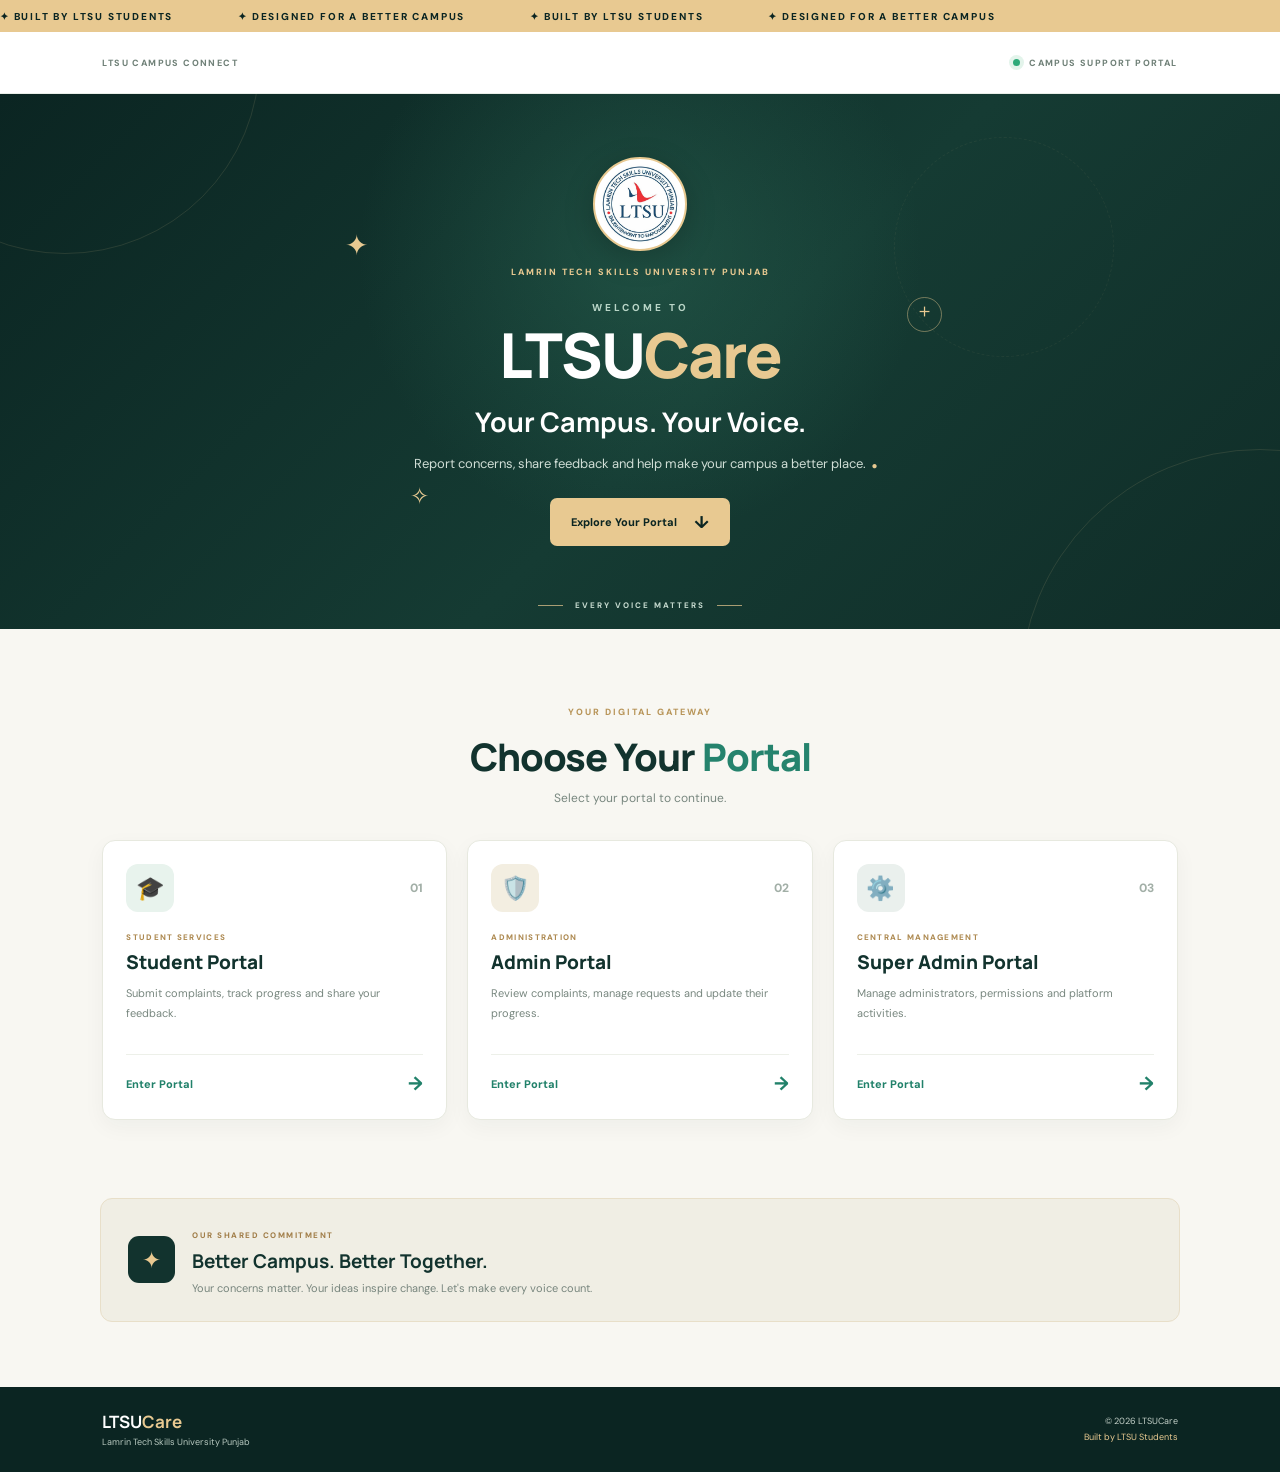
<file: index.html>
<!DOCTYPE html>
<html lang="en">
<head>
    <meta charset="UTF-8">
    <meta name="viewport" content="width=device-width, initial-scale=1.0">

    <title>LTSUCare | Campus Support Portal</title>

    <meta name="description"
          content="LTSUCare - Campus Support Portal of Lamrin Tech Skills University Punjab.">

    <link rel="preconnect" href="https://fonts.googleapis.com">
    <link rel="preconnect" href="https://fonts.gstatic.com" crossorigin>
    <link href="https://fonts.googleapis.com/css2?family=DM+Sans:wght@400;500;600;700;800&family=Manrope:wght@500;600;700;800&display=swap" rel="stylesheet">

    <link rel="stylesheet" href="assets/css/home.css">
    <script src="assets/js/home.js" defer></script>
</head>

<body>

    <!-- Moving student credit strip -->
    <div class="credit-strip">
        <div class="credit-track">
            <span>✦ BUILT BY LTSU STUDENTS</span>
            <span>✦ DESIGNED FOR A BETTER CAMPUS</span>
            <span>✦ BUILT BY LTSU STUDENTS</span>
            <span>✦ DESIGNED FOR A BETTER CAMPUS</span>
        </div>
    </div>

    <!-- Simple header without duplicate logo -->
    <header class="navbar">
        <div class="navbar-label">LTSU CAMPUS CONNECT</div>
        <div class="navbar-right">
            <span class="online-dot"></span>
            CAMPUS SUPPORT PORTAL
        </div>
    </header>

    <main>

        <!-- Hero section -->
        <section class="hero">

            <div class="decor decor-one"></div>
            <div class="decor decor-two"></div>
            <div class="decor decor-three"></div>

            <div class="hero-content">

                <!-- University logo: only one image -->
                <div class="logo-area">
                    <div class="logo-ring">
                        <img
                            src="assets/ltsu2.jpeg"
                            alt="Lamrin Tech Skills University Logo"
                            class="university-logo">
                    </div>
                </div>

                <div class="university-name">
                    LAMRIN TECH SKILLS UNIVERSITY PUNJAB
                </div>

                <div class="welcome-label">
                    WELCOME TO
                </div>

                <h1>
                    LTSU<span>Care</span>
                </h1>

                <h2>Your Campus. Your Voice.</h2>

                <p class="hero-description">
                    Report concerns, share feedback and help make
                    your campus a better place.
                </p>

                <a href="#portals" class="hero-button">
                    Explore Your Portal
                    <span>↓</span>
                </a>

                <!-- Small floating decorative elements -->
                <div class="floating-element float-one">
                    <span>✦</span>
                </div>

                <div class="floating-element float-two">
                    <span>＋</span>
                </div>

                <div class="floating-element float-three">
                    <span>✧</span>
                </div>

                <div class="floating-element float-four">
                    <span>●</span>
                </div>

            </div>

            <div class="hero-bottom-line">
                <span></span>
                EVERY VOICE MATTERS
                <span></span>
            </div>

        </section>


        <!-- Portal section -->
        <section class="portals-section" id="portals">

            <div class="section-heading">
                <span class="section-label">YOUR DIGITAL GATEWAY</span>

                <h2>Choose Your <span>Portal</span></h2>

                <p>
                    Select your portal to continue.
                </p>
            </div>

            <div class="portal-grid">

                <!-- Student -->
                <a href="student/student.html"
                   class="portal-card student-card">

                    <div class="card-top">
                        <div class="card-icon">🎓</div>
                        <span class="card-number">01</span>
                    </div>

                    <span class="card-category">STUDENT SERVICES</span>

                    <h3>Student Portal</h3>

                    <p>
                        Submit complaints, track progress
                        and share your feedback.
                    </p>

                    <div class="card-link">
                        Enter Portal
                        <span>→</span>
                    </div>

                </a>


                <!-- Admin -->
                <a href="admin/admin.html"
                   class="portal-card admin-card">

                    <div class="card-top">
                        <div class="card-icon">🛡️</div>
                        <span class="card-number">02</span>
                    </div>

                    <span class="card-category">ADMINISTRATION</span>

                    <h3>Admin Portal</h3>

                    <p>
                        Review complaints, manage requests
                        and update their progress.
                    </p>

                    <div class="card-link">
                        Enter Portal
                        <span>→</span>
                    </div>

                </a>


                <!-- Super Admin -->
                <a href="super-admin/super-admin.html"
                   class="portal-card super-card">

                    <div class="card-top">
                        <div class="card-icon">⚙️</div>
                        <span class="card-number">03</span>
                    </div>

                    <span class="card-category">CENTRAL MANAGEMENT</span>

                    <h3>Super Admin Portal</h3>

                    <p>
                        Manage administrators, permissions
                        and platform activities.
                    </p>

                    <div class="card-link">
                        Enter Portal
                        <span>→</span>
                    </div>

                </a>

            </div>

        </section>


        <!-- Closing message -->
        <section class="closing-section">

            <div class="closing-icon">✦</div>

            <div class="closing-content">
                <span>OUR SHARED COMMITMENT</span>

                <h2>Better Campus. Better Together.</h2>

                <p>
                    Your concerns matter. Your ideas inspire change.
                    Let's make every voice count.
                </p>
            </div>

        </section>

    </main>


    <!-- Footer without another logo -->
    <footer class="footer">

        <div class="footer-left">
            <strong>LTSU<span>Care</span></strong>
            <p>Lamrin Tech Skills University Punjab</p>
        </div>

        <div class="footer-right">
            © <span id="current-year">2026</span> LTSUCare
            <p>Built by LTSU Students</p>
        </div>

    </footer>

</body>
</html>
</file>
<file: assets/css/home.css>
:root {
    --green: #12332e;
    --green-dark: #0b2522;
    --green-light: #1b5145;
    --mint: #dcece3;
    --gold: #e8c991;
    --gold-dark: #b89559;
    --ivory: #f8f7f2;
    --white: #ffffff;
    --text: #233b34;
    --muted: #78877f;
}

* {
    margin: 0;
    padding: 0;
    box-sizing: border-box;
}

html {
    scroll-behavior: smooth;
}

body {
    font-family: 'DM Sans', sans-serif;
    background: var(--ivory);
    color: var(--text);
    overflow-x: hidden;
}

a {
    color: inherit;
    text-decoration: none;
}

/* TOP MOVING STRIP */

.credit-strip {
    height: 32px;
    overflow: hidden;
    display: flex;
    align-items: center;
    background: var(--gold);
    color: var(--green-dark);
    white-space: nowrap;
}

.credit-track {
    display: flex;
    align-items: center;
    gap: 65px;
    width: max-content;
    animation: movingText 24s linear infinite;
}

.credit-track span {
    font-size: 10px;
    font-weight: 800;
    letter-spacing: 1.8px;
}

@keyframes movingText {
    from {
        transform: translateX(0);
    }
    to {
        transform: translateX(-50%);
    }
}

/* NAVBAR */

.navbar {
    height: 62px;
    padding: 0 8%;
    display: flex;
    align-items: center;
    justify-content: space-between;
    background: #ffffff;
    border-bottom: 1px solid #e9eee8;
}

.navbar-label,
.navbar-right {
    color: #708178;
    font-size: 9px;
    font-weight: 800;
    letter-spacing: 1.4px;
}

.navbar-right {
    display: flex;
    align-items: center;
    gap: 9px;
}

.online-dot {
    width: 7px;
    height: 7px;
    border-radius: 50%;
    background: #2eaa79;
    box-shadow: 0 0 0 4px #e3f4eb;
}

/* HERO */

.hero {
    min-height: 535px;
    padding: 45px 20px 65px;
    display: flex;
    align-items: center;
    justify-content: center;
    position: relative;
    overflow: hidden;
    background:
        radial-gradient(
            circle at 50% 30%,
            rgba(47, 112, 91, .42),
            transparent 38%
        ),
        linear-gradient(
            135deg,
            #0b2522,
            #153b33 55%,
            #102d28
        );
}

.hero-content {
    position: relative;
    z-index: 2;
    width: 100%;
    max-width: 720px;
    text-align: center;
    animation: heroAppear .8s ease both;
}

/* SINGLE UNIVERSITY LOGO */

.logo-area {
    display: flex;
    justify-content: center;
    margin-bottom: 15px;
}

.logo-ring {
    width: 94px;
    height: 94px;
    padding: 5px;
    display: grid;
    place-items: center;
    border-radius: 50%;
    border: 2px solid var(--gold);
    background: #ffffff;
    box-shadow: 0 8px 30px rgba(0, 0, 0, .22);
    animation: logoMove 4s ease-in-out infinite;
}

.university-logo {
    display: block;
    width: 100%;
    height: 100%;
    border-radius: 50%;
    object-fit: contain;
}

@keyframes logoMove {
    0%, 100% {
        transform: translateY(0);
    }
    50% {
        transform: translateY(-5px);
    }
}

.university-name {
    color: var(--gold);
    font-size: 9px;
    font-weight: 800;
    letter-spacing: 2px;
}

.welcome-label {
    margin-top: 23px;
    color: #b9d5c7;
    font-size: 10px;
    font-weight: 800;
    letter-spacing: 3px;
}

.hero h1 {
    margin-top: 5px;
    color: white;
    font-family: 'Manrope', sans-serif;
    font-size: clamp(44px, 6vw, 62px);
    font-weight: 800;
    letter-spacing: -2px;
    line-height: 1.15;
}

.hero h1 span {
    color: var(--gold);
}

.hero h2 {
    margin-top: 13px;
    color: #ffffff;
    font-family: 'Manrope', sans-serif;
    font-size: clamp(20px, 3vw, 27px);
    font-weight: 700;
}

.hero-description {
    max-width: 470px;
    margin: 12px auto 0;
    color: #d0ded6;
    font-size: 13px;
    line-height: 1.8;
}

.hero-button {
    display: inline-flex;
    align-items: center;
    gap: 17px;
    margin-top: 23px;
    padding: 13px 21px;
    border-radius: 7px;
    background: var(--gold);
    color: var(--green-dark);
    font-size: 11px;
    font-weight: 800;
    transition: .25s ease;
}

.hero-button:hover {
    transform: translateY(-3px);
    background: #ffffff;
    box-shadow: 0 9px 25px rgba(0, 0, 0, .18);
}

.hero-button span {
    font-size: 17px;
}

/* BACKGROUND DECORATIONS */

.decor {
    position: absolute;
    border: 1px solid rgba(232, 201, 145, .12);
    border-radius: 50%;
    pointer-events: none;
}

.decor-one {
    width: 390px;
    height: 390px;
    top: -230px;
    left: -130px;
}

.decor-two {
    width: 480px;
    height: 480px;
    right: -220px;
    bottom: -300px;
}

.decor-three {
    width: 220px;
    height: 220px;
    right: 13%;
    top: 8%;
    border-style: dashed;
    opacity: .5;
    animation: slowRotate 35s linear infinite;
}

@keyframes slowRotate {
    to {
        transform: rotate(360deg);
    }
}

/* SMALL FLOATING ELEMENTS */

.floating-element {
    position: absolute;
    z-index: 3;
    color: var(--gold);
    pointer-events: none;
    animation: floating 4s ease-in-out infinite;
}

.floating-element span {
    display: grid;
    place-items: center;
}

.float-one {
    top: 18%;
    left: 9%;
    font-size: 28px;
}

.float-two {
    top: 36%;
    right: 8%;
    width: 35px;
    height: 35px;
    border: 1px solid rgba(232, 201, 145, .45);
    border-radius: 50%;
    font-size: 19px;
    animation-delay: -1s;
}

.float-three {
    bottom: 9%;
    left: 18%;
    font-size: 23px;
    animation-delay: -2s;
}

.float-four {
    bottom: 19%;
    right: 17%;
    font-size: 10px;
    animation-delay: -3s;
}

@keyframes floating {
    0%, 100% {
        transform: translateY(0) rotate(0deg);
        opacity: .65;
    }
    50% {
        transform: translateY(-13px) rotate(12deg);
        opacity: 1;
    }
}

.hero-bottom-line {
    position: absolute;
    bottom: 19px;
    left: 0;
    right: 0;
    display: flex;
    align-items: center;
    justify-content: center;
    gap: 12px;
    color: #c5d9ce;
    font-size: 8px;
    font-weight: 800;
    letter-spacing: 2px;
}

.hero-bottom-line span {
    width: 25px;
    height: 1px;
    background: var(--gold);
    opacity: .7;
}

/* PORTAL SECTION */

.portals-section {
    padding: 70px 8% 78px;
    background: var(--ivory);
}

.section-heading {
    margin-bottom: 34px;
    text-align: center;
}

.section-label {
    color: var(--gold-dark);
    font-size: 9px;
    font-weight: 800;
    letter-spacing: 2px;
}

.section-heading h2 {
    margin-top: 10px;
    color: var(--green);
    font-family: 'Manrope', sans-serif;
    font-size: clamp(29px, 4vw, 38px);
    font-weight: 800;
    letter-spacing: -1px;
}

.section-heading h2 span {
    color: #25836d;
}

.section-heading p {
    margin-top: 8px;
    color: var(--muted);
    font-size: 12px;
}

/* PORTAL CARDS */

.portal-grid {
    width: 100%;
    max-width: 1120px;
    margin: auto;
    display: grid;
    grid-template-columns: repeat(3, minmax(0, 1fr));
    gap: 20px;
}

.portal-card {
    min-height: 280px;
    padding: 23px;
    display: flex;
    flex-direction: column;
    position: relative;
    overflow: hidden;
    border: 1px solid #e7e9df;
    border-radius: 13px;
    background: #ffffff;
    box-shadow: 0 7px 22px rgba(18, 51, 46, .045);
    transition: transform .28s ease, box-shadow .28s ease;
}

.portal-card::before {
    content: "";
    position: absolute;
    top: 0;
    left: 0;
    width: 100%;
    height: 3px;
    background: linear-gradient(90deg, #268b70, var(--gold));
    transform: scaleX(0);
    transform-origin: left;
    transition: transform .3s ease;
}

.portal-card:hover {
    transform: translateY(-6px);
    box-shadow: 0 15px 32px rgba(18, 51, 46, .11);
}

.portal-card:hover::before {
    transform: scaleX(1);
}

.card-top {
    display: flex;
    align-items: center;
    justify-content: space-between;
}

.card-icon {
    width: 48px;
    height: 48px;
    display: grid;
    place-items: center;
    border-radius: 12px;
    background: #e8f3ed;
    font-size: 23px;
}

.admin-card .card-icon {
    background: #f3eee1;
}

.super-card .card-icon {
    background: #eaf0ed;
}

.card-number {
    color: #a2afa7;
    font-size: 12px;
    font-weight: 800;
}

.card-category {
    margin-top: 20px;
    color: #ad8950;
    font-size: 8px;
    font-weight: 800;
    letter-spacing: 1.3px;
}

.portal-card h3 {
    margin-top: 7px;
    color: var(--green);
    font-family: 'Manrope', sans-serif;
    font-size: 19px;
    font-weight: 800;
}

.portal-card p {
    margin-top: 9px;
    color: #78877f;
    font-size: 11px;
    line-height: 1.8;
}

.card-link {
    margin-top: auto;
    padding-top: 16px;
    display: flex;
    align-items: center;
    justify-content: space-between;
    border-top: 1px solid #edf0e9;
    color: #21816a;
    font-size: 11px;
    font-weight: 800;
}

.card-link span {
    font-size: 19px;
    transition: transform .25s ease;
}

.portal-card:hover .card-link span {
    transform: translateX(5px);
}

/* CLOSING MESSAGE */

.closing-section {
    max-width: 1080px;
    margin: 0 auto 65px;
    padding: 23px 27px;
    display: flex;
    align-items: center;
    gap: 17px;
    border: 1px solid #e8dfc9;
    border-radius: 12px;
    background: #f0eee4;
}

.closing-icon {
    width: 47px;
    height: 47px;
    flex-shrink: 0;
    display: grid;
    place-items: center;
    border-radius: 11px;
    background: var(--green);
    color: var(--gold);
    font-size: 23px;
}

.closing-content > span {
    color: #a17e49;
    font-size: 8px;
    font-weight: 800;
    letter-spacing: 1.5px;
}

.closing-content h2 {
    margin-top: 5px;
    color: var(--green);
    font-family: 'Manrope', sans-serif;
    font-size: 19px;
}

.closing-content p {
    margin-top: 5px;
    color: #77857d;
    font-size: 11px;
    line-height: 1.7;
}

/* FOOTER */

.footer {
    min-height: 85px;
    padding: 19px 8%;
    display: flex;
    align-items: center;
    justify-content: space-between;
    gap: 20px;
    background: var(--green-dark);
    color: #ffffff;
}

.footer-left strong {
    font-family: 'Manrope', sans-serif;
    font-size: 17px;
}

.footer-left strong span {
    color: var(--gold);
}

.footer-left p {
    margin-top: 3px;
    color: #b8c9c0;
    font-size: 9px;
}

.footer-right {
    color: #c4d1c9;
    font-size: 9px;
    text-align: right;
}

.footer-right p {
    margin-top: 4px;
    color: var(--gold);
}

/* TABLET */

@media (max-width: 850px) {
    .navbar {
        padding: 0 5%;
    }

    .portals-section {
        padding-left: 5%;
        padding-right: 5%;
    }

    .portal-grid {
        gap: 13px;
    }

    .portal-card {
        padding: 18px;
    }

    .closing-section {
        margin-left: 5%;
        margin-right: 5%;
    }
}

/* MOBILE */

@media (max-width: 650px) {
    .navbar {
        height: 53px;
    }

    .navbar-label,
    .navbar-right {
        font-size: 8px;
        letter-spacing: .8px;
    }

    .hero {
        min-height: 520px;
        padding: 42px 17px 60px;
    }

    .logo-ring {
        width: 83px;
        height: 83px;
    }

    .university-name {
        font-size: 7px;
        letter-spacing: 1.2px;
    }

    .hero h1 {
        font-size: 45px;
    }

    .hero h2 {
        font-size: 21px;
    }

    .hero-description {
        max-width: 320px;
        font-size: 12px;
    }

    .float-one {
        top: 13%;
        left: 4%;
    }

    .float-two {
        top: 30%;
        right: 4%;
    }

    .float-three {
        bottom: 8%;
        left: 8%;
    }

    .float-four {
        bottom: 17%;
        right: 9%;
    }

    .portals-section {
        padding: 55px 6%;
    }

    .portal-grid {
        grid-template-columns: 1fr;
        max-width: 430px;
    }

    .portal-card {
        min-height: 250px;
        padding: 22px;
    }

    .closing-section {
        margin: 0 6% 45px;
        padding: 19px;
        align-items: flex-start;
    }

    .closing-content h2 {
        font-size: 17px;
    }

    .footer {
        padding: 20px 6%;
        flex-direction: column;
        align-items: flex-start;
    }

    .footer-right {
        text-align: left;
    }
}

/* SMALL MOBILE */

@media (max-width: 360px) {
    .navbar-right {
        font-size: 7px;
    }

    .hero h1 {
        font-size: 39px;
    }

    .hero h2 {
        font-size: 18px;
    }

    .floating-element {
        opacity: .55;
    }
}

/* ACCESSIBILITY */

@media (prefers-reduced-motion: reduce) {
    *,
    *::before,
    *::after {
        animation: none !important;
        scroll-behavior: auto !important;
        transition: none !important;
    }
}
</file>
